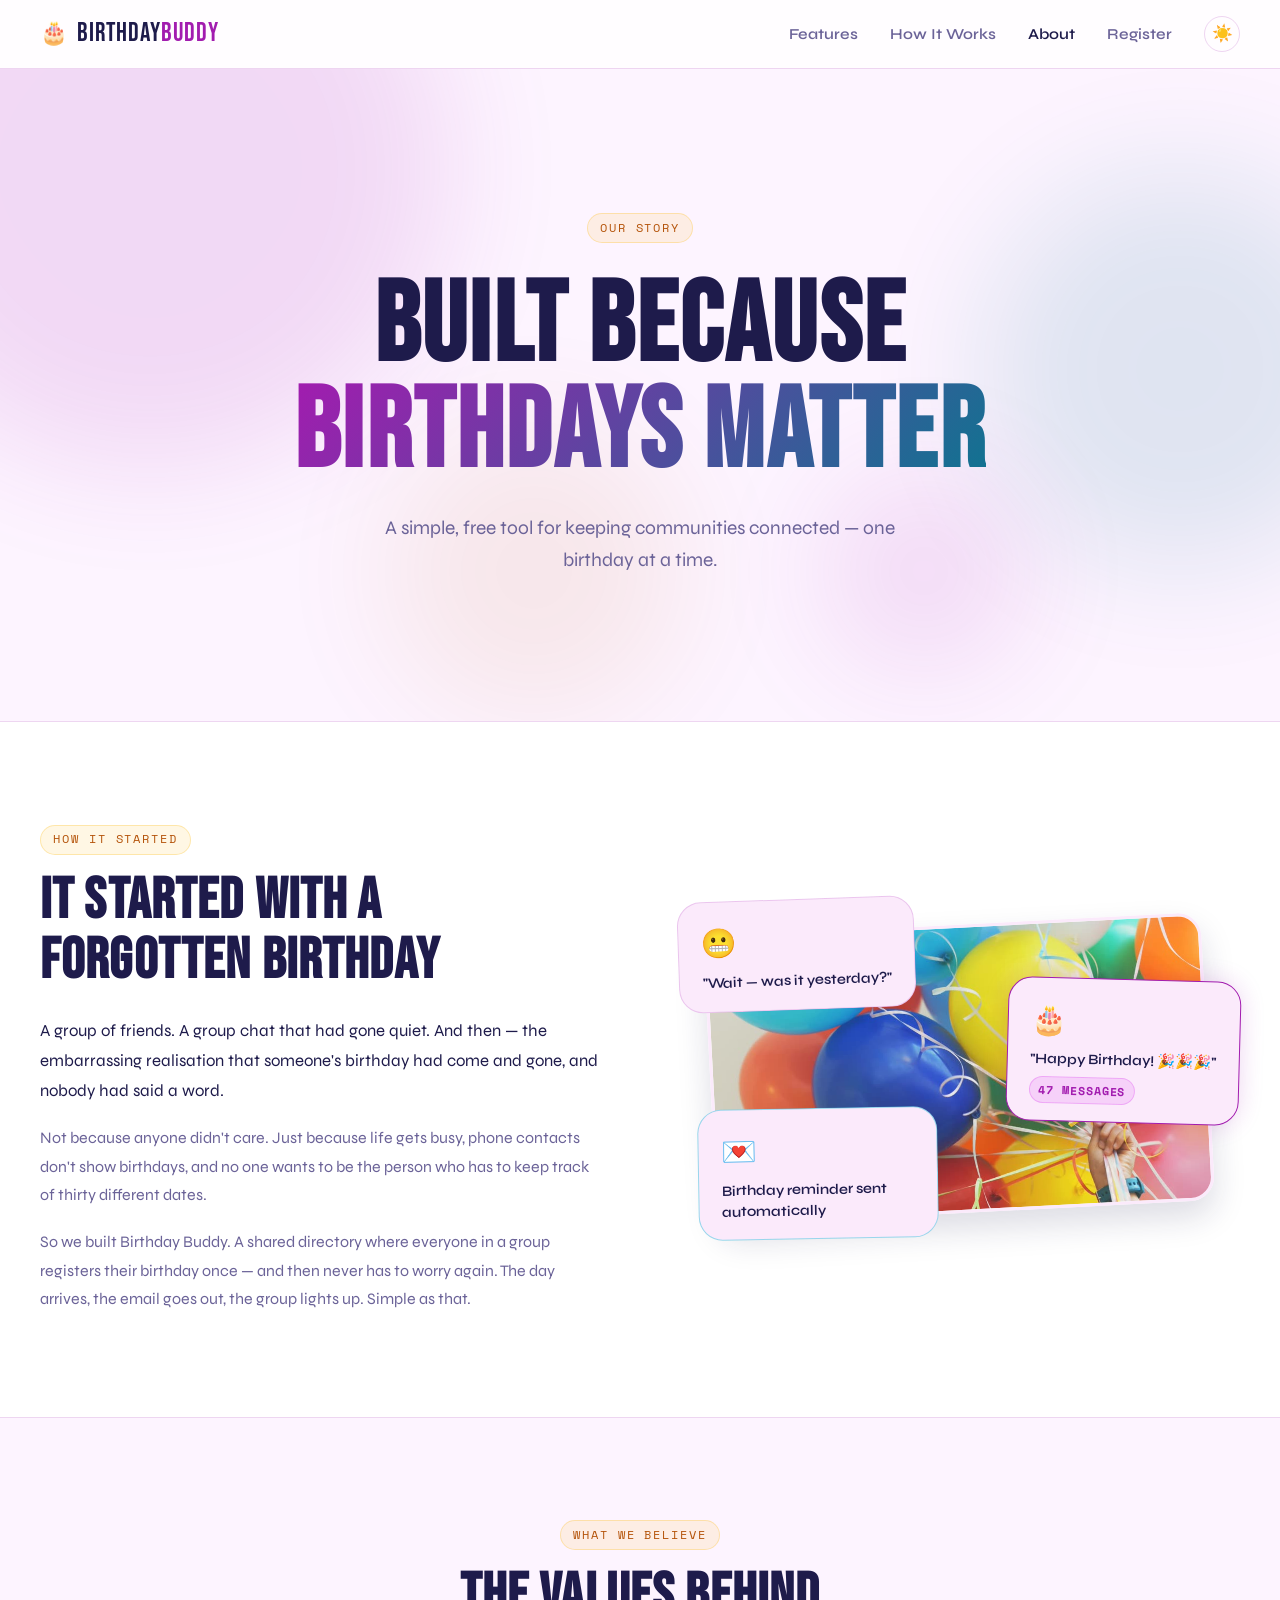
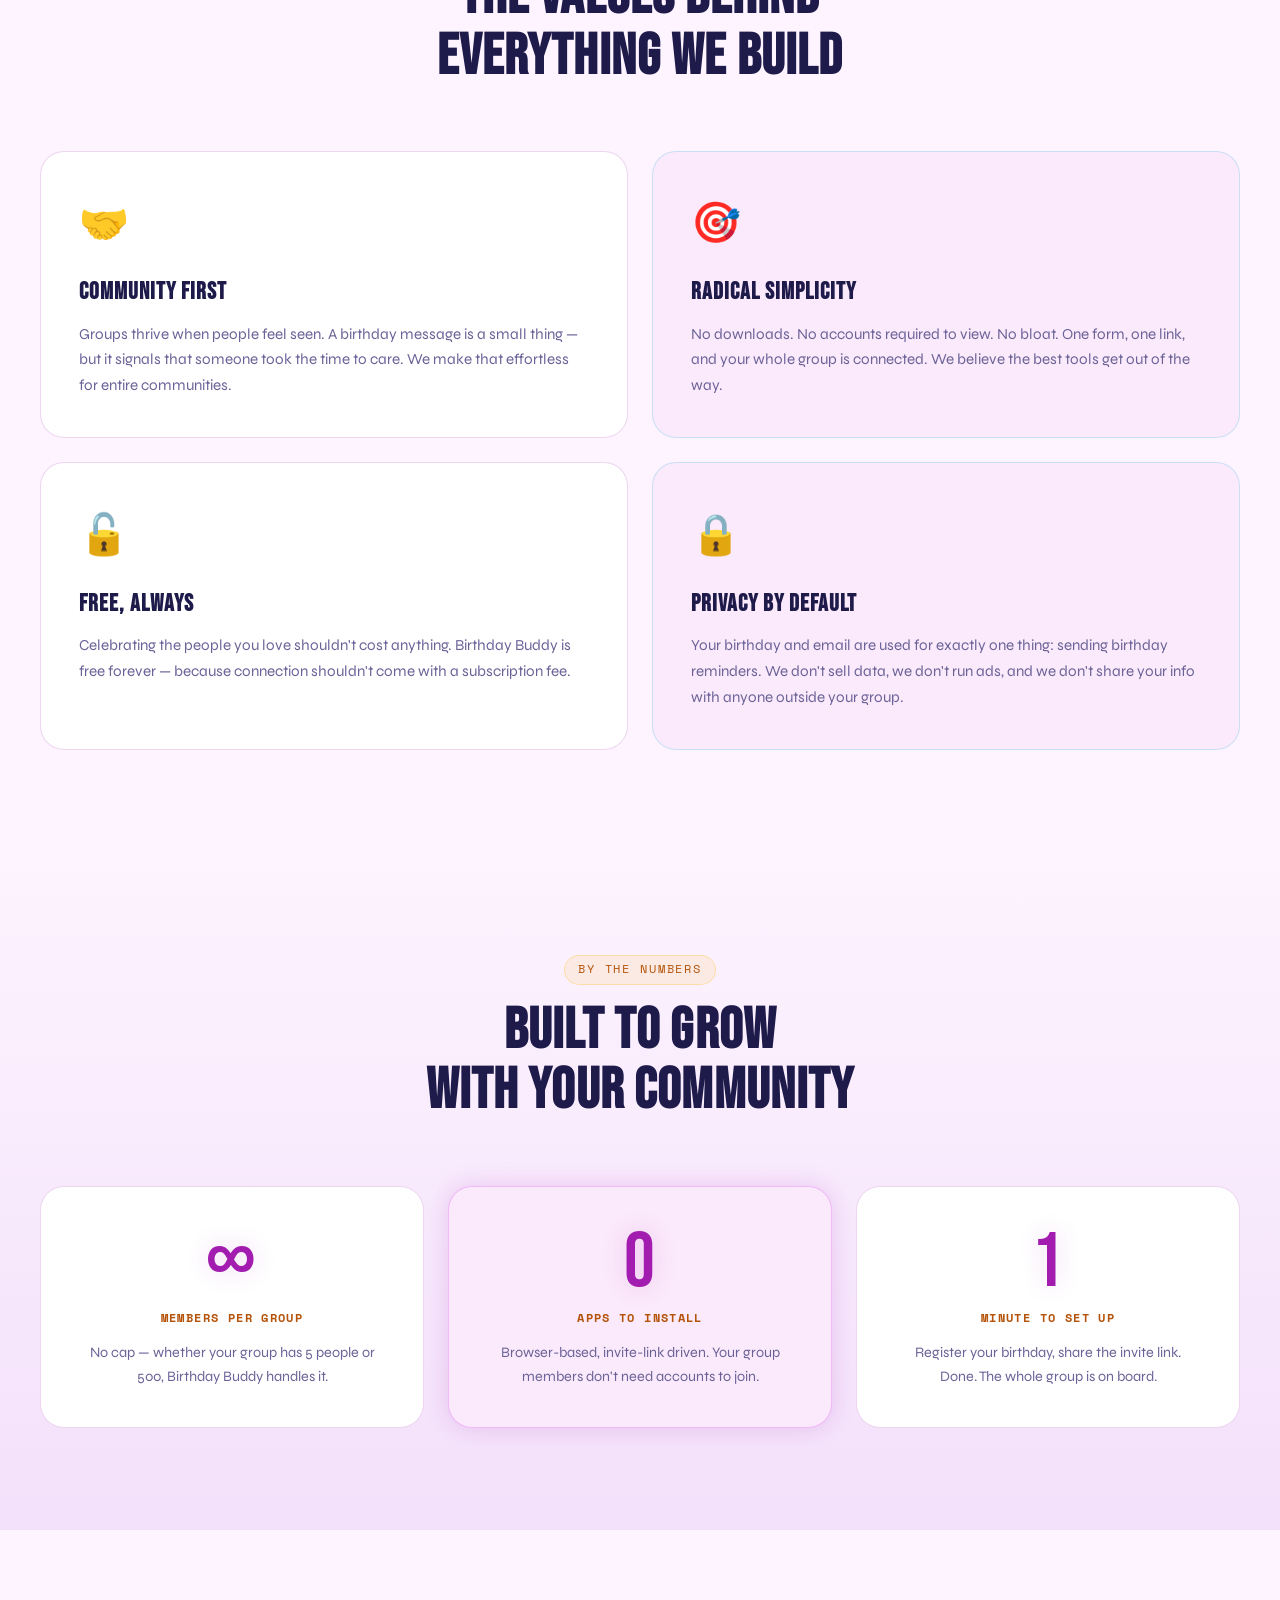
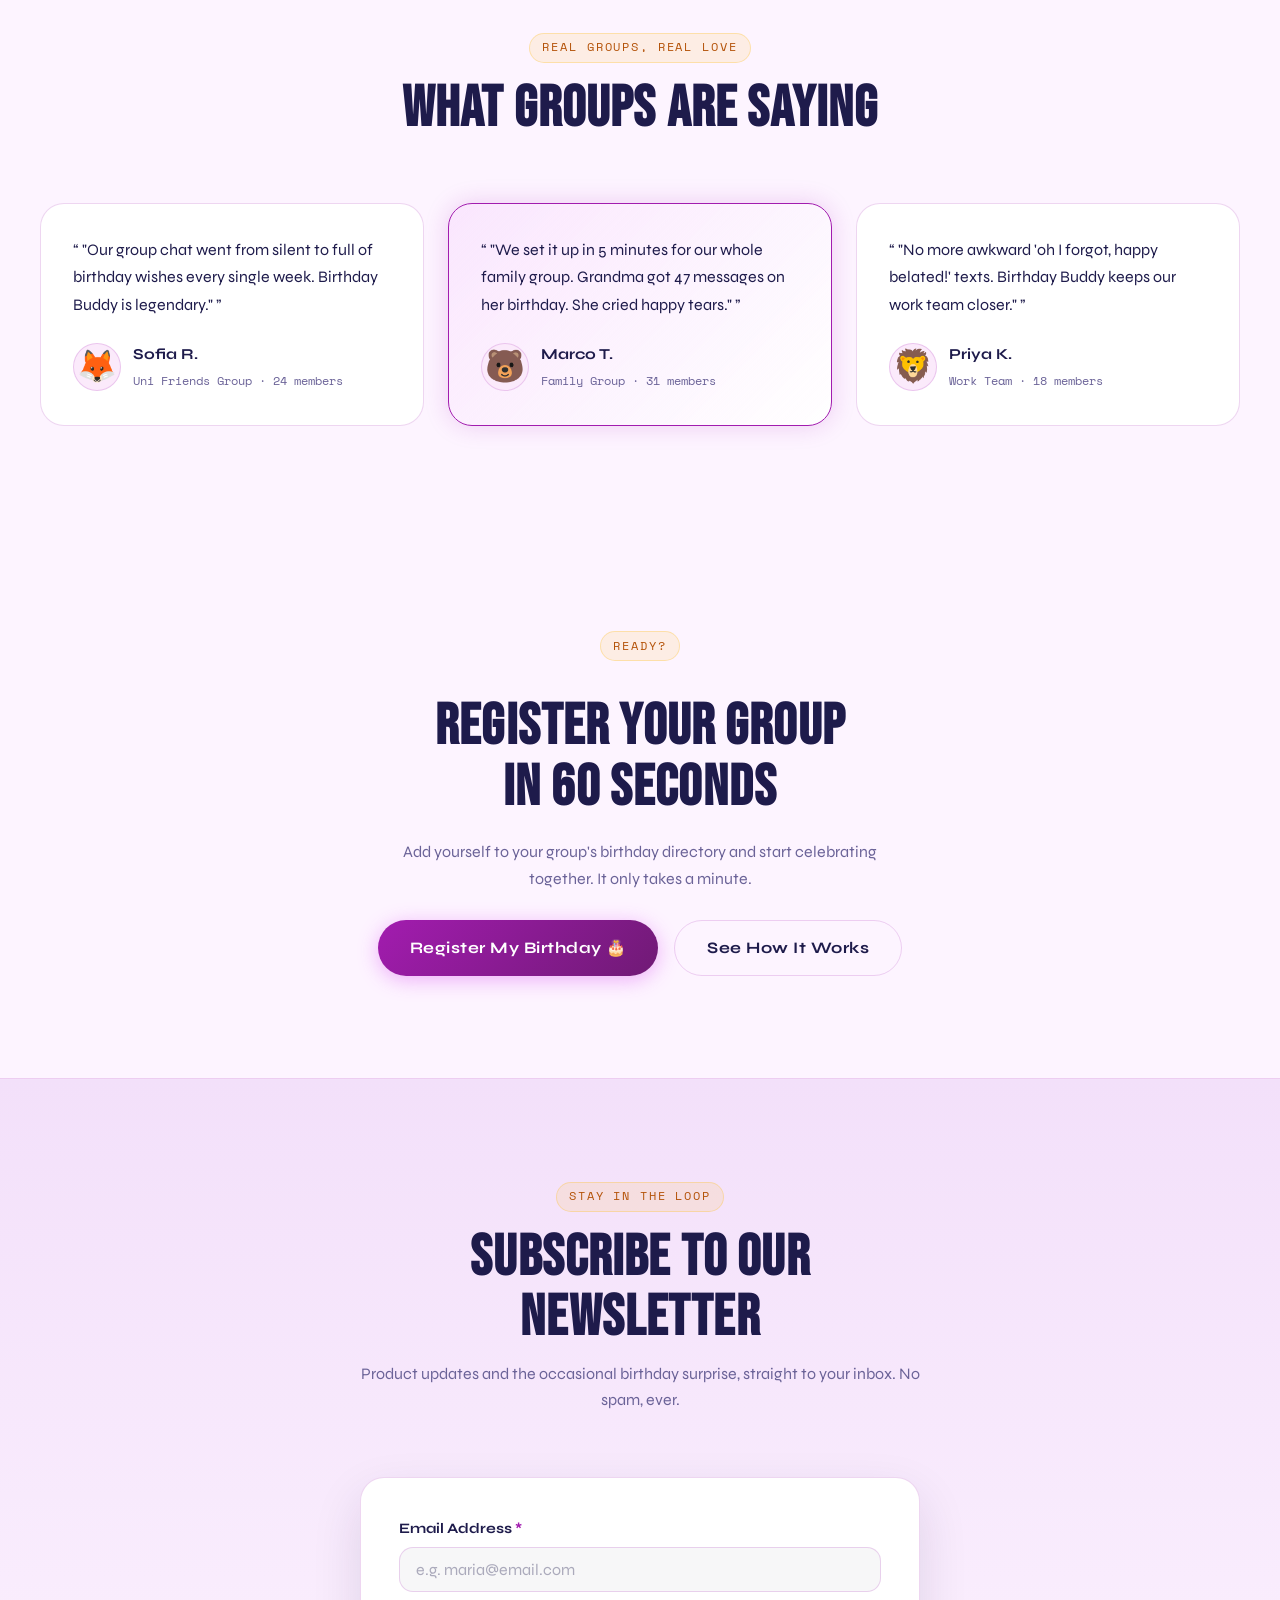
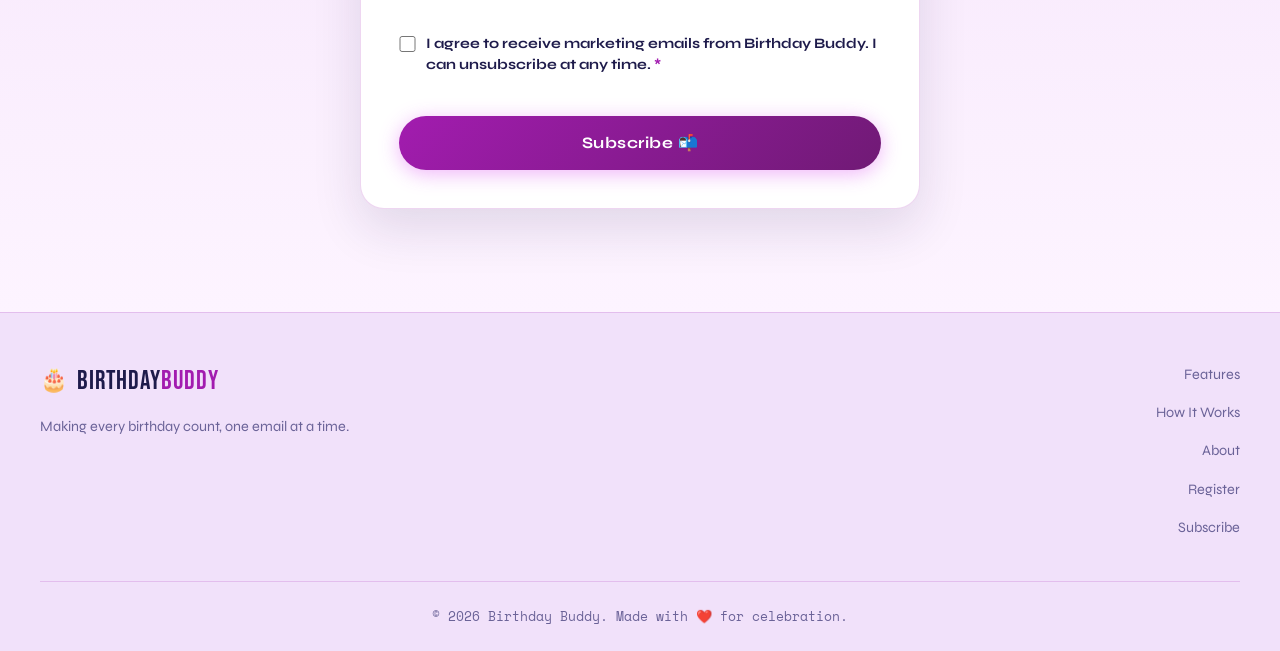
<file: about.html>
<!DOCTYPE html>
<html lang="en">
<head>
  <meta charset="UTF-8" />
  <meta name="viewport" content="width=device-width, initial-scale=1.0" />
  <title>About — Birthday Buddy</title>
  <meta name="description" content="Learn why we built Birthday Buddy — a simple, free tool for keeping communities connected through celebration." />
  <meta property="og:type" content="website" />
  <meta property="og:url" content="https://birthday-buddy-ruby.vercel.app/about.html" />
  <meta property="og:title" content="About — Birthday Buddy" />
  <meta property="og:description" content="Learn why we built Birthday Buddy — a simple, free tool for keeping communities connected through celebration." />
  <meta property="og:image" content="https://birthday-buddy-ruby.vercel.app/images/og-image.jpg" />
  <meta name="twitter:card" content="summary_large_image" />
  <link rel="preconnect" href="https://fonts.googleapis.com" />
  <link rel="preconnect" href="https://fonts.gstatic.com" crossorigin />
  <link href="https://fonts.googleapis.com/css2?family=Bebas+Neue&family=Syne:wght@400;600;700;800&family=Space+Mono:ital,wght@0,400;0,700;1,400&display=swap" rel="stylesheet" />
  <link rel="stylesheet" href="styles.css" />
  <link rel="stylesheet" href="about.css" />
  <!-- Set theme before first paint to avoid a flash of the wrong theme -->
  <script>
    (function () {
      var stored = localStorage.getItem('bb_theme');
      var theme = stored || (matchMedia('(prefers-color-scheme: light)').matches ? 'light' : 'dark');
      document.documentElement.setAttribute('data-theme', theme);
    })();
  </script>
  <!-- Google Identity Services -->
  <script src="https://accounts.google.com/gsi/client" async defer></script>
</head>
<body>

  <a href="#main-content" class="skip-link">Skip to main content</a>

  <!-- ===== HEADER / NAV ===== -->
  <header class="site-header" role="banner">
    <nav class="nav container" aria-label="Main navigation">
      <a href="index.html" class="logo" aria-label="Birthday Buddy home">
        <span class="logo-icon" aria-hidden="true">🎂</span>
        <span class="logo-text">Birthday<span class="logo-accent">Buddy</span></span>
      </a>
      <button class="nav-toggle" aria-label="Open menu" aria-expanded="false" aria-controls="nav-menu">
        <span class="hamburger" aria-hidden="true"></span>
      </button>
      <ul class="nav-links" id="nav-menu" role="list">
        <li><a href="index.html#features">Features</a></li>
        <li><a href="index.html#how-it-works">How It Works</a></li>
        <li><a href="about.html" class="nav-active">About</a></li>
        <li><a href="index.html#contact">Register</a></li>
        <li class="nav-theme-item">
          <button class="theme-toggle" id="theme-toggle" type="button" aria-label="Switch to light mode" aria-pressed="false">
            <span class="theme-toggle-icon" aria-hidden="true">🌙</span>
          </button>
        </li>
      </ul>
    </nav>
  </header>

  <main id="main-content" tabindex="-1">

    <!-- ===== PAGE HERO ===== -->
    <section class="about-hero" aria-labelledby="about-heading">
      <div class="hero-bg-shapes" aria-hidden="true">
        <span class="shape shape-1"></span>
        <span class="shape shape-2"></span>
        <span class="shape shape-3"></span>
        <span class="shape shape-4"></span>
      </div>
      <div class="container about-hero-inner">
        <p class="section-label">Our Story</p>
        <h1 id="about-heading" class="about-hero-title">
          Built Because<br /><span class="highlight">Birthdays Matter</span>
        </h1>
        <p class="about-hero-desc">
          A simple, free tool for keeping communities connected — one birthday at a time.
        </p>
      </div>
    </section>

    <!-- ===== ORIGIN STORY ===== -->
    <section class="about-story section" aria-labelledby="story-heading">
      <div class="container about-story-inner">
        <div class="about-story-text">
          <p class="section-label">How It Started</p>
          <h2 id="story-heading" class="section-title">It Started With a<br />Forgotten Birthday</h2>
          <div class="about-prose">
            <p>
              A group of friends. A group chat that had gone quiet. And then — the embarrassing realisation
              that someone's birthday had come and gone, and nobody had said a word.
            </p>
            <p>
              Not because anyone didn't care. Just because life gets busy, phone contacts don't show birthdays,
              and no one wants to be the person who has to keep track of thirty different dates.
            </p>
            <p>
              So we built Birthday Buddy. A shared directory where everyone in a group registers their birthday
              once — and then never has to worry again. The day arrives, the email goes out, the group lights up.
              Simple as that.
            </p>
          </div>
        </div>
        <div class="about-story-visual" aria-hidden="true">
          <div class="story-photo">
            <img src="images/story-balloons.jpg" alt="" loading="lazy" width="900" height="601" />
          </div>
          <div class="story-card story-card--1">
            <span class="story-card-emoji">😬</span>
            <p class="story-card-text">"Wait — was it yesterday?"</p>
          </div>
          <div class="story-card story-card--2">
            <span class="story-card-emoji">🎂</span>
            <p class="story-card-text">"Happy Birthday! 🎉🎉🎉"</p>
            <span class="story-card-badge">47 messages</span>
          </div>
          <div class="story-card story-card--3">
            <span class="story-card-emoji">💌</span>
            <p class="story-card-text">Birthday reminder sent automatically</p>
          </div>
        </div>
      </div>
    </section>

    <!-- ===== VALUES ===== -->
    <section class="about-values section" aria-labelledby="values-heading">
      <div class="container">
        <div class="section-header">
          <p class="section-label">What We Believe</p>
          <h2 id="values-heading" class="section-title">The Values Behind<br />Everything We Build</h2>
        </div>
        <div class="values-grid">

          <div class="value-card">
            <div class="value-icon" aria-hidden="true">🤝</div>
            <h3 class="value-title">Community First</h3>
            <p class="value-desc">
              Groups thrive when people feel seen. A birthday message is a small thing — but it signals that
              someone took the time to care. We make that effortless for entire communities.
            </p>
          </div>

          <div class="value-card value-card--accent">
            <div class="value-icon" aria-hidden="true">🎯</div>
            <h3 class="value-title">Radical Simplicity</h3>
            <p class="value-desc">
              No downloads. No accounts required to view. No bloat. One form, one link, and your whole group
              is connected. We believe the best tools get out of the way.
            </p>
          </div>

          <div class="value-card">
            <div class="value-icon" aria-hidden="true">🔓</div>
            <h3 class="value-title">Free, Always</h3>
            <p class="value-desc">
              Celebrating the people you love shouldn't cost anything. Birthday Buddy is free forever —
              because connection shouldn't come with a subscription fee.
            </p>
          </div>

          <div class="value-card value-card--accent">
            <div class="value-icon" aria-hidden="true">🔒</div>
            <h3 class="value-title">Privacy by Default</h3>
            <p class="value-desc">
              Your birthday and email are used for exactly one thing: sending birthday reminders.
              We don't sell data, we don't run ads, and we don't share your info with anyone outside your group.
            </p>
          </div>

        </div>
      </div>
    </section>

    <!-- ===== BY THE NUMBERS ===== -->
    <section class="about-numbers section" aria-labelledby="numbers-heading">
      <div class="container">
        <div class="section-header">
          <p class="section-label">By the Numbers</p>
          <h2 id="numbers-heading" class="section-title">Built to Grow<br />With Your Community</h2>
        </div>
        <div class="numbers-grid">
          <div class="number-item">
            <span class="number-value">∞</span>
            <span class="number-label">Members per group</span>
            <p class="number-desc">No cap — whether your group has 5 people or 500, Birthday Buddy handles it.</p>
          </div>
          <div class="number-item number-item--accent">
            <span class="number-value">0</span>
            <span class="number-label">Apps to install</span>
            <p class="number-desc">Browser-based, invite-link driven. Your group members don't need accounts to join.</p>
          </div>
          <div class="number-item">
            <span class="number-value">1</span>
            <span class="number-label">Minute to set up</span>
            <p class="number-desc">Register your birthday, share the invite link. Done. The whole group is on board.</p>
          </div>
        </div>
      </div>
    </section>

    <!-- ===== TESTIMONIALS ===== -->
    <section class="testimonials section" aria-labelledby="about-testimonials-heading">
      <div class="container">
        <div class="section-header">
          <p class="section-label">Real Groups, Real Love</p>
          <h2 id="about-testimonials-heading" class="section-title">What Groups Are Saying</h2>
        </div>
        <div class="testimonials-grid">

          <blockquote class="testimonial-card">
            <p class="testimonial-text">
              "Our group chat went from silent to full of birthday wishes every single week. Birthday Buddy is legendary."
            </p>
            <footer class="testimonial-author">
              <span class="author-avatar" aria-hidden="true">🦊</span>
              <div>
                <cite class="author-name">Sofia R.</cite>
                <span class="author-group">Uni Friends Group · 24 members</span>
              </div>
            </footer>
          </blockquote>

          <blockquote class="testimonial-card testimonial-card--featured">
            <p class="testimonial-text">
              "We set it up in 5 minutes for our whole family group. Grandma got 47 messages on her birthday. She cried happy tears."
            </p>
            <footer class="testimonial-author">
              <span class="author-avatar" aria-hidden="true">🐻</span>
              <div>
                <cite class="author-name">Marco T.</cite>
                <span class="author-group">Family Group · 31 members</span>
              </div>
            </footer>
          </blockquote>

          <blockquote class="testimonial-card">
            <p class="testimonial-text">
              "No more awkward 'oh I forgot, happy belated!' texts. Birthday Buddy keeps our work team closer."
            </p>
            <footer class="testimonial-author">
              <span class="author-avatar" aria-hidden="true">🦁</span>
              <div>
                <cite class="author-name">Priya K.</cite>
                <span class="author-group">Work Team · 18 members</span>
              </div>
            </footer>
          </blockquote>

        </div>
      </div>
    </section>

    <!-- ===== CTA ===== -->
    <section class="about-cta section" aria-labelledby="about-cta-heading">
      <div class="container about-cta-inner">
        <p class="section-label">Ready?</p>
        <h2 id="about-cta-heading" class="section-title">Register Your Group<br />In 60 Seconds</h2>
        <p class="about-cta-desc">
          Add yourself to your group's birthday directory and start celebrating together. It only takes a minute.
        </p>
        <div class="about-cta-actions">
          <a href="index.html#contact" class="btn btn-primary">Register My Birthday 🎂</a>
          <a href="index.html#how-it-works" class="btn btn-ghost">See How It Works</a>
        </div>
      </div>
    </section>

  </main>

  <!-- ===== NEWSLETTER ===== -->
  <section class="newsletter section" id="newsletter" aria-labelledby="newsletter-heading">
    <div class="container newsletter-inner">
      <div class="section-header">
        <p class="section-label">Stay in the Loop</p>
        <h2 id="newsletter-heading" class="section-title">Subscribe to Our Newsletter</h2>
        <p class="newsletter-desc">
          Product updates and the occasional birthday surprise, straight to your inbox. No spam, ever.
        </p>
      </div>
      <div class="form-wrapper newsletter-form-wrapper">
        <form class="contact-form newsletter-form" id="newsletter-form" novalidate aria-label="Newsletter subscription form">
          <div class="form-group">
            <label for="newsletter-email">Email Address <span class="required" aria-label="required">*</span></label>
            <input
              type="email"
              id="newsletter-email"
              name="email"
              placeholder="e.g. maria@email.com"
              autocomplete="email"
              required
              aria-required="true"
              aria-describedby="newsletter-email-error"
            />
            <span class="field-error" id="newsletter-email-error" role="alert" aria-live="polite"></span>
          </div>

          <div class="form-group">
            <label class="checkbox-label" for="newsletter-consent">
              <input
                type="checkbox"
                id="newsletter-consent"
                name="consent"
                required
                aria-required="true"
                aria-describedby="newsletter-consent-error"
              />
              <span>I agree to receive marketing emails from Birthday Buddy. I can unsubscribe at any time. <span class="required" aria-label="required">*</span></span>
            </label>
            <span class="field-error" id="newsletter-consent-error" role="alert" aria-live="polite"></span>
          </div>

          <button type="submit" class="btn btn-primary btn-full">
            <span class="btn-text">Subscribe 📬</span>
            <span class="btn-loading" aria-hidden="true">Subscribing...</span>
          </button>

          <div class="form-success" id="newsletter-success" role="alert" aria-live="polite" hidden>
            <span aria-hidden="true">📬</span>
            <strong>You're subscribed!</strong> Check your inbox for a confirmation email.
          </div>
        </form>
      </div>
    </div>
  </section>

  <!-- ===== FOOTER ===== -->
  <footer class="site-footer" role="contentinfo">
    <div class="container footer-inner">
      <div class="footer-brand">
        <a href="index.html" class="logo" aria-label="Birthday Buddy home">
          <span class="logo-icon" aria-hidden="true">🎂</span>
          <span class="logo-text">Birthday<span class="logo-accent">Buddy</span></span>
        </a>
        <p class="footer-tagline">Making every birthday count, one email at a time.</p>
      </div>
      <nav class="footer-nav" aria-label="Footer navigation">
        <ul role="list">
          <li><a href="index.html#features">Features</a></li>
          <li><a href="index.html#how-it-works">How It Works</a></li>
          <li><a href="about.html">About</a></li>
          <li><a href="index.html#contact">Register</a></li>
          <li><a href="#newsletter">Subscribe</a></li>
        </ul>
      </nav>
    </div>
    <div class="footer-bottom container">
      <p>&copy; <span id="footer-year"></span> Birthday Buddy. Made with <span aria-label="love">❤️</span> for celebration.</p>
    </div>
  </footer>

  <script>
    document.getElementById('footer-year').textContent = new Date().getFullYear();

    // Theme toggle (light / dark)
    (function initThemeToggle() {
      const btn  = document.getElementById('theme-toggle');
      const icon = btn?.querySelector('.theme-toggle-icon');
      if (!btn || !icon) return;

      function sync() {
        const isLight = document.documentElement.getAttribute('data-theme') === 'light';
        icon.textContent = isLight ? '☀️' : '🌙';
        btn.setAttribute('aria-label', isLight ? 'Switch to dark mode' : 'Switch to light mode');
        btn.setAttribute('aria-pressed', String(isLight));
      }

      sync();
      btn.addEventListener('click', () => {
        const next = document.documentElement.getAttribute('data-theme') === 'light' ? 'dark' : 'light';
        document.documentElement.setAttribute('data-theme', next);
        localStorage.setItem('bb_theme', next);
        sync();
      });
    })();

    // Scroll-reveal animation for value + testimonial cards
    const animatables = document.querySelectorAll('.value-card, .testimonial-card');
    animatables.forEach(el => {
      el.style.opacity = '0';
      el.style.transform = 'translateY(28px)';
      el.style.transition = 'opacity 0.55s ease, transform 0.55s ease';
    });
    const revealObserver = new IntersectionObserver(entries => {
      entries.forEach(entry => {
        if (entry.isIntersecting) {
          entry.target.style.opacity = '1';
          entry.target.style.transform = 'translateY(0)';
          revealObserver.unobserve(entry.target);
        }
      });
    }, { threshold: 0.12 });
    animatables.forEach(el => revealObserver.observe(el));
    document.querySelectorAll('.value-card').forEach((card, i) => {
      card.style.transitionDelay = `${i * 80}ms`;
    });

    const toggle = document.querySelector('.nav-toggle');
    const menu   = document.getElementById('nav-menu');
    if (toggle && menu) {
      toggle.addEventListener('click', () => {
        const expanded = toggle.getAttribute('aria-expanded') === 'true';
        toggle.setAttribute('aria-expanded', String(!expanded));
        toggle.setAttribute('aria-label', expanded ? 'Open menu' : 'Close menu');
        menu.classList.toggle('is-open', !expanded);
      });
    }

    // Newsletter subscription form
    const newsletterForm = document.getElementById('newsletter-form');
    if (newsletterForm) {
      const newsletterSubmitBtn  = newsletterForm.querySelector('button[type="submit"]');
      const newsletterSuccessMsg = document.getElementById('newsletter-success');
      const newsletterEmail      = newsletterForm.querySelector('#newsletter-email');
      const newsletterEmailError = newsletterForm.querySelector('#newsletter-email-error');
      const newsletterConsent      = newsletterForm.querySelector('#newsletter-consent');
      const newsletterConsentError = newsletterForm.querySelector('#newsletter-consent-error');

      function validateNewsletterEmail() {
        let message = '';
        if (!newsletterEmail.value.trim()) message = 'Please enter your email address.';
        else if (!/^[^\s@]+@[^\s@]+\.[^\s@]+$/.test(newsletterEmail.value.trim())) message = 'Please enter a valid email address.';
        newsletterEmailError.textContent = message;
        newsletterEmail.setAttribute('aria-invalid', message ? 'true' : 'false');
        return message === '';
      }

      function validateNewsletterConsent() {
        const message = newsletterConsent.checked ? '' : 'Please agree to receive emails to subscribe.';
        newsletterConsentError.textContent = message;
        newsletterConsent.setAttribute('aria-invalid', message ? 'true' : 'false');
        return message === '';
      }

      newsletterEmail.addEventListener('blur', validateNewsletterEmail);
      newsletterEmail.addEventListener('input', () => {
        if (newsletterEmail.getAttribute('aria-invalid') === 'true') validateNewsletterEmail();
      });
      newsletterConsent.addEventListener('change', validateNewsletterConsent);

      newsletterForm.addEventListener('submit', async e => {
        e.preventDefault();

        const validEmail   = validateNewsletterEmail();
        const validConsent = validateNewsletterConsent();
        if (!validEmail) { newsletterEmail.focus(); return; }
        if (!validConsent) { newsletterConsent.focus(); return; }

        newsletterSubmitBtn.classList.add('is-loading');
        await new Promise(r => setTimeout(r, 600));
        newsletterSubmitBtn.classList.remove('is-loading');

        newsletterForm.reset();
        newsletterEmail.removeAttribute('aria-invalid');
        newsletterConsent.removeAttribute('aria-invalid');

        newsletterSuccessMsg.hidden = false;
        newsletterSuccessMsg.scrollIntoView({ behavior: 'smooth', block: 'nearest' });
        setTimeout(() => { newsletterSuccessMsg.hidden = true; }, 8000);
      });
    }
  </script>
</body>
</html>
</file>
<file: styles.css>
/* =============================================
   BIRTHDAY BUDDY — RETRO VINTAGE STYLESHEET
   ============================================= */

/* === TOKENS === */
:root {
  --color-primary:    #D946EF;
  --color-secondary:  #06B6D4;
  --color-accent:     #FBBF24;
  --color-bg:         #1E1B4B;
  --color-bg-card:    #25215a;
  --color-bg-card2:   #2d2870;
  --color-text:       #E9D5FF;
  --color-text-muted: #a78bca;
  --color-border:     rgba(217,70,239,0.25);

  --font-display: 'Bebas Neue', sans-serif;
  --font-body:    'Syne', sans-serif;
  --font-mono:    'Space Mono', monospace;

  --radius-sm:  6px;
  --radius-md:  14px;
  --radius-lg:  24px;
  --radius-pill: 999px;

  --shadow-glow-primary:   0 0 30px rgba(217,70,239,0.35);
  --shadow-glow-secondary: 0 0 30px rgba(6,182,212,0.35);
  --shadow-glow-accent:    0 0 24px rgba(251,191,36,0.4);

  --transition: 0.25s ease;
  --container-w: 1200px;
  --section-py: clamp(4rem, 8vw, 7rem);
}

/* === LIGHT THEME TOKENS === */
:root[data-theme="light"] {
  --color-primary:    #A21CAF;
  --color-secondary:  #0E7490;
  --color-accent:     #B45309;
  --color-bg:         #FDF4FF;
  --color-bg-card:    #FFFFFF;
  --color-bg-card2:   #FBEAFB;
  --color-text:       #1E1B4B;
  --color-text-muted: #6B6398;
  --color-border:     rgba(162,28,175,0.18);

  --shadow-glow-primary:   0 0 24px rgba(162,28,175,0.18);
  --shadow-glow-secondary: 0 0 24px rgba(14,116,144,0.18);
  --shadow-glow-accent:    0 0 20px rgba(180,83,9,0.22);
}

/* === RESET === */
*, *::before, *::after { box-sizing: border-box; margin: 0; padding: 0; }

html { scroll-behavior: smooth; -webkit-text-size-adjust: 100%; }

body {
  background-color: var(--color-bg);
  color: var(--color-text);
  font-family: var(--font-body);
  font-size: 1rem;
  line-height: 1.65;
  overflow-x: hidden;
}

img, svg { display: block; max-width: 100%; }
a { color: inherit; text-decoration: none; }
ul, ol { list-style: none; }
button { cursor: pointer; border: none; background: none; font: inherit; }

/* === FOCUS VISIBLE === */
:focus-visible {
  outline: 2px solid var(--color-accent);
  outline-offset: 3px;
  border-radius: var(--radius-sm);
}

/* === SKIP LINK === */
.skip-link {
  position: absolute;
  top: -100%;
  left: 1rem;
  z-index: 1000;
  padding: 0.75em 1.5em;
  background: var(--color-accent);
  color: var(--color-bg);
  font-family: var(--font-body);
  font-weight: 700;
  border-radius: var(--radius-sm);
  transition: top var(--transition);
}
.skip-link:focus-visible,
.skip-link:focus {
  top: 1rem;
}

/* === SCROLLBAR === */
::-webkit-scrollbar { width: 8px; }
::-webkit-scrollbar-track { background: var(--color-bg); }
::-webkit-scrollbar-thumb { background: var(--color-primary); border-radius: var(--radius-pill); }

/* === CONTAINER === */
.container {
  width: min(var(--container-w), 100% - 2rem);
  margin-inline: auto;
}

/* === SECTION === */
.section { padding-block: var(--section-py); }

.section-header {
  text-align: center;
  margin-bottom: clamp(2.5rem, 5vw, 4rem);
}

.section-label {
  display: inline-block;
  font-family: var(--font-mono);
  font-size: 0.78rem;
  letter-spacing: 0.15em;
  text-transform: uppercase;
  color: var(--color-accent);
  background: rgba(251,191,36,0.12);
  border: 1px solid rgba(251,191,36,0.3);
  padding: 0.3em 1em;
  border-radius: var(--radius-pill);
  margin-bottom: 1rem;
}

.section-title {
  font-family: var(--font-display);
  font-size: clamp(2.4rem, 5vw, 3.6rem);
  line-height: 1.05;
  letter-spacing: 0.02em;
}

/* =============================================
   BUTTONS
   ============================================= */
.btn {
  display: inline-flex;
  align-items: center;
  justify-content: center;
  gap: 0.5rem;
  padding: 0.85em 2em;
  border-radius: var(--radius-pill);
  font-family: var(--font-body);
  font-weight: 700;
  font-size: 1rem;
  letter-spacing: 0.03em;
  transition: transform var(--transition), box-shadow var(--transition), background var(--transition);
  white-space: nowrap;
}

.btn:hover  { transform: translateY(-2px); }
.btn:active { transform: translateY(0); }

.btn-primary {
  background: linear-gradient(135deg, #a21caf, #701a75);
  color: #fff;
  box-shadow: 0 4px 20px rgba(217,70,239,0.4);
}
.btn-primary:hover { box-shadow: 0 6px 28px rgba(217,70,239,0.6); }

.btn-ghost {
  background: transparent;
  color: var(--color-text);
  border: 1.5px solid var(--color-border);
}
.btn-ghost:hover {
  border-color: var(--color-primary);
  color: var(--color-primary);
  box-shadow: var(--shadow-glow-primary);
}

.btn-sm { padding: 0.55em 1.3em; font-size: 0.9rem; }
.btn-full { width: 100%; }

/* =============================================
   HEADER / NAV
   ============================================= */
.site-header {
  position: sticky;
  top: 0;
  z-index: 100;
  background: rgba(30,27,75,0.82);
  backdrop-filter: blur(14px);
  border-bottom: 1px solid var(--color-border);
}

.nav {
  display: flex;
  align-items: center;
  justify-content: space-between;
  gap: 1rem;
  height: 68px;
}

.logo {
  display: flex;
  align-items: center;
  gap: 0.5rem;
  font-family: var(--font-display);
  font-size: 1.6rem;
  letter-spacing: 0.04em;
  transition: opacity var(--transition);
}
.logo:hover { opacity: 0.85; }
.logo-icon { font-size: 1.4rem; }
.logo-accent { color: var(--color-primary); }

.nav-links {
  display: flex;
  align-items: center;
  gap: 2rem;
}

.nav-links a {
  font-size: 0.95rem;
  font-weight: 600;
  color: var(--color-text-muted);
  transition: color var(--transition);
  position: relative;
}
.nav-links a:not(.btn)::after {
  content: '';
  position: absolute;
  bottom: -3px; left: 0; right: 100%;
  height: 2px;
  background: var(--color-primary);
  transition: right var(--transition);
  border-radius: var(--radius-pill);
}
.nav-links a:not(.btn):hover { color: var(--color-text); }
.nav-links a:not(.btn):hover::after { right: 0; }

/* Hamburger */
.nav-toggle {
  display: none;
  width: 36px;
  height: 36px;
  position: relative;
  align-items: center;
  justify-content: center;
  border-radius: var(--radius-sm);
  transition: background var(--transition);
}
.nav-toggle:hover { background: rgba(255,255,255,0.08); }
.hamburger,
.hamburger::before,
.hamburger::after {
  display: block;
  width: 22px;
  height: 2px;
  background: var(--color-text);
  border-radius: var(--radius-pill);
  transition: transform var(--transition), opacity var(--transition);
}
.hamburger { position: relative; }
.hamburger::before,
.hamburger::after {
  content: '';
  position: absolute;
  left: 0;
}
.hamburger::before { top: -7px; }
.hamburger::after  { top: 7px; }

.nav-toggle[aria-expanded="true"] .hamburger { background: transparent; }
.nav-toggle[aria-expanded="true"] .hamburger::before { transform: rotate(45deg) translate(5px, 5px); }
.nav-toggle[aria-expanded="true"] .hamburger::after  { transform: rotate(-45deg) translate(5px, -5px); }

/* Theme toggle (sun/moon) */
.nav-theme-item { display: flex; align-items: center; }

.theme-toggle {
  display: flex;
  align-items: center;
  justify-content: center;
  width: 36px;
  height: 36px;
  border-radius: var(--radius-pill);
  border: 1.5px solid var(--color-border);
  font-size: 1.05rem;
  line-height: 1;
  flex-shrink: 0;
  transition: border-color var(--transition), box-shadow var(--transition), transform var(--transition);
}
.theme-toggle:hover {
  border-color: var(--color-primary);
  box-shadow: var(--shadow-glow-primary);
  transform: translateY(-2px);
}
.theme-toggle:active { transform: translateY(0); }

@media (max-width: 640px) {
  .nav-theme-item { justify-content: center; padding-block: 0.75rem; }
}

/* =============================================
   HERO
   ============================================= */
.hero {
  position: relative;
  overflow: hidden;
  padding-block: clamp(2rem, 5vw, 4rem) 0;
}

/* Retro background decorations */
.hero-bg-shapes { position: absolute; inset: 0; pointer-events: none; z-index: 0; }

.shape {
  position: absolute;
  border-radius: 50%;
  opacity: 0.12;
  filter: blur(60px);
}
.shape-1 {
  width: 600px; height: 600px;
  background: var(--color-primary);
  top: -200px; left: -150px;
  animation: float 8s ease-in-out infinite;
}
.shape-2 {
  width: 400px; height: 400px;
  background: var(--color-secondary);
  top: 100px; right: -100px;
  animation: float 10s ease-in-out infinite reverse;
}
.shape-3 {
  width: 300px; height: 300px;
  background: var(--color-accent);
  bottom: 0; left: 30%;
  opacity: 0.08;
  animation: float 12s ease-in-out infinite 2s;
}
.shape-4 {
  width: 200px; height: 200px;
  background: var(--color-primary);
  bottom: 50px; right: 20%;
  animation: float 9s ease-in-out infinite 1s;
}

@keyframes float {
  0%, 100% { transform: translateY(0) scale(1); }
  50%       { transform: translateY(-30px) scale(1.05); }
}

.illo-bob { animation: illo-bob 3.2s ease-in-out infinite; }
.illo-bob-delay { animation: illo-bob 3.2s ease-in-out infinite -1.6s; }

@keyframes illo-bob {
  0%, 100% { transform: translateY(0); }
  50%       { transform: translateY(-6px); }
}

/* Confetti burst on calendar hover */
.illo-calendar { cursor: pointer; }

.illo-confetti-burst .burst-piece {
  opacity: 0;
  transform-box: fill-box;
  transform-origin: center;
}

.illo-calendar:hover ~ .illo-confetti-burst .burst-piece {
  animation: illo-confetti-pop 0.85s ease-out forwards;
}

@keyframes illo-confetti-pop {
  0%   { opacity: 0; transform: translate(0, 0) scale(0.4) rotate(0deg); }
  20%  { opacity: 1; }
  100% { opacity: 0; transform: translate(var(--tx), var(--ty)) scale(1) rotate(var(--rot)); }
}

.hero-inner {
  position: relative;
  z-index: 1;
  text-align: center;
  padding-bottom: clamp(3rem, 6vw, 5rem);
}

.hero-illustration {
  display: none;
}

@media (min-width: 901px) {
  .hero-inner {
    display: grid;
    grid-template-columns: 1.05fr 0.95fr;
    align-items: start;
    gap: 2rem;
    text-align: left;
  }

  .hero-copy .hero-title { font-size: clamp(2.6rem, 5.5vw, 4.75rem); }
  .hero-copy .hero-subtitle { margin-inline: 0; }
  .hero-copy .hero-auth,
  .hero-copy .hero-stats { justify-content: flex-start; }

  .hero-illustration {
    display: flex;
    align-items: center;
    justify-content: center;
    padding-top: 1.5rem;
  }
  .hero-illustration svg {
    width: 100%;
    max-width: 320px;
  }
}

.hero-badge {
  display: inline-flex;
  align-items: center;
  gap: 0.4rem;
  background: rgba(6,182,212,0.12);
  border: 1px solid rgba(6,182,212,0.35);
  color: var(--color-secondary);
  font-family: var(--font-mono);
  font-size: 0.82rem;
  padding: 0.4em 1.2em;
  border-radius: var(--radius-pill);
  margin-bottom: 1.5rem;
  letter-spacing: 0.04em;
}

.hero-title {
  font-family: var(--font-display);
  font-size: clamp(4rem, 12vw, 8.5rem);
  line-height: 0.95;
  letter-spacing: 0.02em;
  margin-bottom: 1.5rem;
}

.highlight {
  background: linear-gradient(135deg, var(--color-primary) 0%, var(--color-secondary) 100%);
  -webkit-background-clip: text;
  -webkit-text-fill-color: transparent;
  background-clip: text;
  display: inline-block;
}

.hero-subtitle {
  max-width: 580px;
  margin-inline: auto;
  margin-bottom: 2.5rem;
  font-size: clamp(1rem, 2.5vw, 1.2rem);
  color: var(--color-text-muted);
  line-height: 1.7;
}

.hero-actions {
  display: flex;
  flex-wrap: wrap;
  gap: 1rem;
  justify-content: center;
  margin-bottom: 3rem;
}

.hero-auth {
  display: flex;
  flex-wrap: wrap;
  align-items: center;
  justify-content: center;
  gap: 1rem;
  margin-bottom: 3rem;
}
.hero-auth-or {
  font-family: var(--font-mono);
  font-size: 0.8rem;
  color: var(--color-text-muted);
  text-transform: uppercase;
  letter-spacing: 0.1em;
}

.hero-stats {
  display: flex;
  align-items: center;
  justify-content: center;
  gap: 2rem;
  flex-wrap: wrap;
}

.stat { text-align: center; }
.stat-value {
  display: block;
  font-family: var(--font-display);
  font-size: 2.2rem;
  color: var(--color-accent);
  line-height: 1;
}
.stat-label {
  font-size: 0.78rem;
  font-family: var(--font-mono);
  color: var(--color-text-muted);
  text-transform: uppercase;
  letter-spacing: 0.1em;
}
.stat-divider {
  width: 1px;
  height: 48px;
  background: var(--color-border);
}

/* Marquee */
.hero-marquee {
  width: 100%;
  overflow: hidden;
  background: var(--color-primary);
  padding-block: 0.75rem;
  margin-top: 0;
  border-top: 2px solid var(--color-accent);
  border-bottom: 2px solid var(--color-accent);
}

.marquee-track {
  display: flex;
  gap: 3rem;
  width: max-content;
  animation: marquee 24s linear infinite;
}
.marquee-track span {
  font-family: var(--font-display);
  font-size: 1.15rem;
  letter-spacing: 0.12em;
  color: #fff;
  white-space: nowrap;
  text-shadow: 1px 1px 0 rgba(0,0,0,0.2);
}

@keyframes marquee {
  from { transform: translateX(0); }
  to   { transform: translateX(-50%); }
}

/* =============================================
   FEATURES
   ============================================= */
.features { background: var(--color-bg); }

.features-grid {
  display: grid;
  grid-template-columns: repeat(3, 1fr);
  gap: 1.5rem;
}

.feature-card {
  background: var(--color-bg-card);
  border: 1px solid var(--color-border);
  border-radius: var(--radius-lg);
  padding: clamp(1.5rem, 3vw, 2.5rem);
  transition: transform var(--transition), box-shadow var(--transition), border-color var(--transition);
  cursor: default;
  position: relative;
  overflow: hidden;
}
.feature-card::before {
  content: '';
  position: absolute;
  inset: 0;
  background: linear-gradient(135deg, rgba(217,70,239,0.04), transparent 60%);
  opacity: 0;
  transition: opacity var(--transition);
}
.feature-card:hover,
.feature-card:focus { transform: translateY(-4px); box-shadow: var(--shadow-glow-primary); border-color: var(--color-primary); }
.feature-card:hover::before,
.feature-card:focus::before { opacity: 1; }

.feature-card--accent { background: var(--color-bg-card2); border-color: rgba(6,182,212,0.2); }
.feature-card--accent:hover,
.feature-card--accent:focus { box-shadow: var(--shadow-glow-secondary); border-color: var(--color-secondary); }
.feature-card--accent::before { background: linear-gradient(135deg, rgba(6,182,212,0.06), transparent 60%); }

.feature-icon {
  font-size: 2.5rem;
  margin-bottom: 1rem;
  display: inline-block;
  transition: transform 0.3s ease;
}
.feature-card:hover .feature-icon { transform: scale(1.15) rotate(-4deg); }

.feature-title {
  font-family: var(--font-display);
  font-size: 1.5rem;
  letter-spacing: 0.04em;
  margin-bottom: 0.6rem;
}

.feature-desc { color: var(--color-text-muted); font-size: 0.95rem; }

/* =============================================
   HOW IT WORKS
   ============================================= */
.how-it-works {
  background: linear-gradient(180deg, var(--color-bg) 0%, #17154a 100%);
  position: relative;
}

.steps-list {
  display: flex;
  flex-direction: column;
  gap: 4rem;
  max-width: 900px;
  margin-inline: auto;
  counter-reset: step;
}

.step {
  display: grid;
  grid-template-columns: 80px 1fr auto;
  gap: 2rem;
  align-items: center;
  position: relative;
}

.step::before {
  content: '';
  position: absolute;
  left: 39px;
  top: 80px;
  bottom: -4rem;
  width: 2px;
  background: linear-gradient(to bottom, var(--color-primary), transparent);
}
.step:last-child::before { display: none; }

.step-number {
  font-family: var(--font-display);
  font-size: 3.5rem;
  line-height: 1;
  color: var(--color-primary);
  text-shadow: var(--shadow-glow-primary);
  width: 80px;
  text-align: center;
  flex-shrink: 0;
}

.step-content { flex: 1; }

.step-title {
  font-family: var(--font-display);
  font-size: 1.8rem;
  letter-spacing: 0.03em;
  margin-bottom: 0.6rem;
}
.step-desc { color: var(--color-text-muted); max-width: 500px; }

.step-visual {
  font-size: 4rem;
  flex-shrink: 0;
  animation: bob 3s ease-in-out infinite;
}
.step:nth-child(2) .step-visual { animation-delay: 0.5s; }
.step:nth-child(3) .step-visual { animation-delay: 1s; }

@keyframes bob {
  0%, 100% { transform: translateY(0); }
  50%       { transform: translateY(-8px); }
}

/* =============================================
   TESTIMONIALS
   ============================================= */
.testimonials { background: var(--color-bg); }

.testimonials-grid {
  display: grid;
  grid-template-columns: repeat(auto-fit, minmax(280px, 1fr));
  gap: 1.5rem;
}

.testimonial-card {
  background: var(--color-bg-card);
  border: 1px solid var(--color-border);
  border-radius: var(--radius-lg);
  padding: 2rem;
  display: flex;
  flex-direction: column;
  gap: 1.5rem;
  transition: transform var(--transition), box-shadow var(--transition);
}
.testimonial-card:hover { transform: translateY(-4px); box-shadow: var(--shadow-glow-primary); }

.testimonial-card--featured {
  border-color: var(--color-primary);
  background: linear-gradient(135deg, rgba(217,70,239,0.08), var(--color-bg-card));
  box-shadow: var(--shadow-glow-primary);
}

.testimonial-text {
  font-size: 1rem;
  color: var(--color-text);
  line-height: 1.7;
  flex: 1;
}
.testimonial-text::before { content: '\201C'; }
.testimonial-text::after  { content: '\201D'; }

.testimonial-author {
  display: flex;
  align-items: center;
  gap: 0.75rem;
}
.author-avatar {
  font-size: 2rem;
  width: 48px; height: 48px;
  background: var(--color-bg-card2);
  border-radius: 50%;
  display: flex;
  align-items: center;
  justify-content: center;
  border: 1.5px solid var(--color-border);
  flex-shrink: 0;
}
.author-name {
  display: block;
  font-style: normal;
  font-weight: 700;
  font-size: 0.95rem;
}
.author-group {
  font-size: 0.78rem;
  font-family: var(--font-mono);
  color: var(--color-text-muted);
}

/* =============================================
   CONTACT / FORM
   ============================================= */
.contact {
  background: linear-gradient(180deg, #17154a 0%, var(--color-bg) 100%);
}

.contact-inner {
  display: grid;
  grid-template-columns: 1fr 1fr;
  gap: clamp(2rem, 5vw, 5rem);
  align-items: start;
}

.contact-desc {
  color: var(--color-text-muted);
  margin-block: 1.2rem;
  font-size: 1rem;
}

.contact-perks {
  display: flex;
  flex-direction: column;
  gap: 0.6rem;
  margin-top: 1.5rem;
}
.contact-perks li {
  display: flex;
  align-items: center;
  gap: 0.6rem;
  font-weight: 600;
  font-size: 0.95rem;
}
.contact-perks li span {
  color: var(--color-accent);
  font-size: 1rem;
}

/* Form */
.form-wrapper {
  background: var(--color-bg-card);
  border: 1px solid var(--color-border);
  border-radius: var(--radius-lg);
  padding: clamp(1.5rem, 3vw, 2.5rem);
  box-shadow: 0 20px 60px rgba(0,0,0,0.3);
}

.contact-form {
  display: flex;
  flex-direction: column;
  gap: 1.25rem;
}

.form-group { display: flex; flex-direction: column; gap: 0.4rem; }

.form-group label {
  font-weight: 700;
  font-size: 0.9rem;
  color: var(--color-text);
}
.required { color: var(--color-primary); }
.optional  { font-weight: 400; color: var(--color-text-muted); font-size: 0.82rem; }

.form-group input,
.form-group textarea {
  background: rgba(255,255,255,0.05);
  border: 1.5px solid var(--color-border);
  border-radius: var(--radius-md);
  padding: 0.75em 1em;
  color: var(--color-text);
  font-family: var(--font-body);
  font-size: 1rem;
  width: 100%;
  transition: border-color var(--transition), box-shadow var(--transition), background var(--transition);
}
.form-group input::placeholder,
.form-group textarea::placeholder { color: rgba(233,213,255,0.3); }

.form-group input:focus,
.form-group textarea:focus {
  outline: none;
  border-color: var(--color-primary);
  background: rgba(217,70,239,0.06);
  box-shadow: 0 0 0 3px rgba(217,70,239,0.15);
}

.form-group input[type="date"]::-webkit-calendar-picker-indicator {
  filter: invert(0.8) sepia(1) saturate(3) hue-rotate(240deg);
  cursor: pointer;
}

.form-group textarea { resize: vertical; min-height: 90px; }

.field-hint {
  font-size: 0.78rem;
  color: var(--color-text-muted);
  font-family: var(--font-mono);
}

.field-error {
  font-size: 0.8rem;
  color: #f87171;
  font-family: var(--font-mono);
  min-height: 1.1em;
  display: block;
}

.form-group:has(input:invalid:not(:placeholder-shown)) input,
.form-group:has(textarea:invalid:not(:placeholder-shown)) textarea {
  border-color: #f87171;
}

/* Form states */
.btn-loading { display: none; }
.btn.is-loading .btn-text    { display: none; }
.btn.is-loading .btn-loading { display: block; }
.btn.is-loading { opacity: 0.75; pointer-events: none; }

.form-success {
  display: flex;
  align-items: center;
  gap: 0.75rem;
  background: rgba(6,182,212,0.12);
  border: 1px solid rgba(6,182,212,0.4);
  border-radius: var(--radius-md);
  padding: 1rem 1.25rem;
  font-size: 0.95rem;
  color: var(--color-secondary);
}
.form-success[hidden] { display: none; }
.form-success span { font-size: 1.5rem; }

/* =============================================
   NEWSLETTER
   ============================================= */
.newsletter {
  background: linear-gradient(180deg, #17154a 0%, var(--color-bg) 100%);
  border-top: 1px solid var(--color-border);
}

.newsletter-inner {
  max-width: 560px;
  margin-inline: auto;
}

.newsletter-desc {
  color: var(--color-text-muted);
  margin-top: 0.75rem;
}

.checkbox-label {
  display: flex;
  align-items: flex-start;
  gap: 0.6rem;
  font-weight: 400;
  font-size: 0.85rem;
  color: var(--color-text-muted);
  line-height: 1.5;
  cursor: pointer;
}

.checkbox-label input[type="checkbox"] {
  flex-shrink: 0;
  width: 1.05em;
  height: 1.05em;
  margin-top: 0.2em;
  accent-color: var(--color-primary);
  cursor: pointer;
}

/* =============================================
   FOOTER
   ============================================= */
.site-footer {
  background: #131030;
  border-top: 1px solid var(--color-border);
  padding-block: 3rem 1.5rem;
}

.footer-inner {
  display: flex;
  justify-content: space-between;
  align-items: flex-start;
  gap: 2rem;
  flex-wrap: wrap;
  margin-bottom: 2.5rem;
}

.footer-brand { max-width: 320px; }
.footer-tagline {
  margin-top: 0.75rem;
  font-size: 0.9rem;
  color: var(--color-text-muted);
  line-height: 1.6;
}

.footer-nav ul {
  display: flex;
  flex-direction: column;
  gap: 0.75rem;
  align-items: flex-end;
}
.footer-nav a {
  font-size: 0.9rem;
  color: var(--color-text-muted);
  transition: color var(--transition);
}
.footer-nav a:hover { color: var(--color-primary); }

.footer-bottom {
  border-top: 1px solid var(--color-border);
  padding-top: 1.5rem;
  text-align: center;
  font-size: 0.82rem;
  color: var(--color-text-muted);
  font-family: var(--font-mono);
}

/* =============================================
   RESPONSIVE
   ============================================= */

/* Tablet */
@media (max-width: 900px) {
  .contact-inner {
    grid-template-columns: 1fr;
  }
  .contact-info .section-title { font-size: clamp(2rem, 5vw, 3rem); }

  .step { grid-template-columns: 60px 1fr; }
  .step-visual { display: none; }
  .step-number { font-size: 2.8rem; width: 60px; }
  .step::before { left: 29px; top: 70px; }
}

/* Mobile */
@media (max-width: 640px) {
  :root { --section-py: clamp(3rem, 8vw, 5rem); }

  /* Nav */
  .nav-toggle {
    display: flex;
  }

  .nav-links {
    display: none;
    flex-direction: column;
    align-items: stretch;
    position: absolute;
    top: 68px;
    left: 0;
    right: 0;
    background: rgba(19,16,48,0.98);
    backdrop-filter: blur(16px);
    border-bottom: 1px solid var(--color-border);
    padding: 1.5rem 1rem 2rem;
    gap: 0;
    z-index: 99;
  }
  .nav-links.is-open { display: flex; }

  .nav-links li { border-bottom: 1px solid var(--color-border); }
  .nav-links li:last-child { border: none; margin-top: 1rem; }
  .nav-links a:not(.btn) {
    display: block;
    padding: 0.9rem 0.5rem;
    font-size: 1.1rem;
  }
  .nav-links a:not(.btn)::after { display: none; }
  .nav-links .btn { width: 100%; }

  /* Hero */
  .hero-title { font-size: clamp(3.2rem, 16vw, 5.5rem); }
  .hero-actions { flex-direction: column; align-items: center; }
  .hero-actions .btn { width: 100%; max-width: 320px; }
  .hero-stats { gap: 1.2rem; }
  .stat-divider { height: 36px; }

  /* Steps */
  .step {
    grid-template-columns: 50px 1fr;
    gap: 1rem;
  }
  .step-number { font-size: 2.2rem; width: 50px; }
  .step::before { left: 24px; top: 60px; }
  .step-title { font-size: 1.4rem; }

  /* Testimonials */
  .testimonials-grid { grid-template-columns: 1fr; }

  /* Features */
  .features-grid { grid-template-columns: 1fr; }

  /* Footer */
  .footer-inner { flex-direction: column; align-items: center; text-align: center; }
  .footer-nav ul { align-items: center; flex-direction: row; flex-wrap: wrap; justify-content: center; }
  .footer-brand { max-width: 100%; }
}

/* =============================================
   NAV AUTH STATES
   ============================================= */

.nav-user-link {
  display: flex;
  align-items: center;
  gap: 0.55rem;
  padding: 0.35rem 0.75rem 0.35rem 0.35rem;
  border-radius: var(--radius-pill);
  border: 1.5px solid var(--color-border);
  transition: border-color var(--transition), box-shadow var(--transition);
  text-decoration: none;
}
.nav-user-link:hover { border-color: var(--color-primary); box-shadow: var(--shadow-glow-primary); }

.nav-avatar {
  border-radius: 50%;
  object-fit: cover;
  border: 2px solid var(--color-primary);
  flex-shrink: 0;
}
#nav-username {
  font-weight: 700;
  font-size: 0.88rem;
  color: var(--color-text);
  max-width: 100px;
  overflow: hidden;
  text-overflow: ellipsis;
  white-space: nowrap;
}
.nav-dashboard-label {
  font-size: 0.72rem;
  font-family: var(--font-mono);
  color: var(--color-accent);
  letter-spacing: 0.06em;
  text-transform: uppercase;
}

/* =============================================
   JOIN BANNER
   ============================================= */
.join-banner {
  background: linear-gradient(90deg, rgba(6,182,212,0.15), rgba(217,70,239,0.12));
  border-bottom: 1px solid rgba(6,182,212,0.35);
  padding-block: 0.9rem;
}
.join-banner[hidden] { display: none; }

.join-banner-inner {
  display: flex;
  align-items: center;
  gap: 0.75rem;
  flex-wrap: wrap;
}
.join-banner-icon { font-size: 1.4rem; flex-shrink: 0; }
.join-banner-inner p { flex: 1; font-size: 0.95rem; color: var(--color-text); }
.join-banner-inner strong { color: var(--color-secondary); }

.join-banner-close {
  flex-shrink: 0;
  width: 28px; height: 28px;
  border-radius: var(--radius-sm);
  display: flex; align-items: center; justify-content: center;
  color: var(--color-text-muted);
  font-size: 0.85rem;
  cursor: pointer;
  transition: color var(--transition), background var(--transition);
}
.join-banner-close:hover { color: var(--color-text); background: rgba(255,255,255,0.08); }

input[data-locked="true"] {
  background: rgba(6,182,212,0.06) !important;
  border-color: rgba(6,182,212,0.4) !important;
  color: var(--color-secondary) !important;
  cursor: not-allowed;
}

/* Reduced motion */
@media (prefers-reduced-motion: reduce) {
  *, *::before, *::after {
    animation-duration: 0.01ms !important;
    transition-duration: 0.01ms !important;
  }
  .marquee-track { animation: none; }
}

/* =============================================
   HERO AUTH SIGNIN CONTAINER
   ============================================= */
#hero-signin-container > div { border-radius: var(--radius-pill) !important; overflow: hidden; }
.hero-auth[hidden] { display: none; }

/* Mobile hero auth */
@media (max-width: 640px) {
  .hero-auth { flex-direction: column; align-items: center; }
  .hero-auth .btn { width: 100%; max-width: 320px; }
}

/* =============================================
   GROUP BIRTHDAY VIEW (post-registration)
   ============================================= */
.group-view { background: var(--color-bg-card); }
.group-view[hidden] { display: none; }

.group-members-grid {
  display: grid;
  grid-template-columns: repeat(auto-fill, minmax(280px, 1fr));
  gap: 1rem;
  margin-bottom: 3rem;
}

.member-bday-card {
  display: flex;
  align-items: center;
  gap: 1rem;
  padding: 1rem 1.25rem;
  background: var(--color-bg);
  border: 1px solid var(--color-border);
  border-radius: var(--radius-md);
  transition: border-color var(--transition), transform var(--transition);
}
.member-bday-card:hover { border-color: rgba(217,70,239,0.4); transform: translateY(-2px); }

.member-bday-initial {
  width: 44px; height: 44px;
  border-radius: 50%;
  background: linear-gradient(135deg, var(--color-primary), var(--color-secondary));
  display: flex; align-items: center; justify-content: center;
  font-family: var(--font-display);
  font-size: 1.2rem;
  color: #fff;
  flex-shrink: 0;
}

.member-bday-info { display: flex; flex-direction: column; gap: 0.2rem; min-width: 0; }
.member-bday-name { font-weight: 700; font-size: 1rem; }
.member-bday-date {
  font-family: var(--font-mono);
  font-size: 0.78rem;
  color: var(--color-text-muted);
}
.today-badge {
  color: var(--color-accent);
  font-weight: 700;
}

.group-members-empty {
  text-align: center;
  padding: 2rem;
  color: var(--color-text-muted);
  font-family: var(--font-mono);
  font-size: 0.9rem;
  grid-column: 1 / -1;
}

.group-view-cta { text-align: center; }
.group-view-cta[hidden] { display: none; }

.group-view-cta-card {
  display: inline-flex;
  flex-direction: column;
  align-items: center;
  gap: 1rem;
  background: var(--color-bg);
  border: 1px solid rgba(251,191,36,0.3);
  border-radius: var(--radius-lg);
  padding: clamp(2rem, 4vw, 3rem) clamp(2rem, 5vw, 4rem);
  max-width: 480px;
}
.group-view-cta-icon { font-size: 2.5rem; }
.group-view-cta-title {
  font-family: var(--font-display);
  font-size: 1.8rem;
  letter-spacing: 0.04em;
}
.group-view-cta-desc { color: var(--color-text-muted); font-size: 0.95rem; line-height: 1.6; }

@media (max-width: 640px) {
  .group-members-grid { grid-template-columns: 1fr; }
  .group-view-cta-card { width: 100%; }
}

/* =============================================
   LIGHT THEME OVERRIDES
   (hardcoded, non-token colors tuned for a light bg)
   ============================================= */
[data-theme="light"] .site-header { background: rgba(255,255,255,0.82); }
[data-theme="light"] .nav-toggle:hover { background: rgba(30,27,75,0.06); }
[data-theme="light"] .join-banner-close:hover { background: rgba(30,27,75,0.06); }

[data-theme="light"] .how-it-works {
  background: linear-gradient(180deg, var(--color-bg) 0%, #F3E0FA 100%);
}
[data-theme="light"] .contact,
[data-theme="light"] .newsletter {
  background: linear-gradient(180deg, #F3E0FA 0%, var(--color-bg) 100%);
}
[data-theme="light"] .site-footer { background: #F1E1FA; }

[data-theme="light"] .form-wrapper { box-shadow: 0 20px 50px rgba(30,27,75,0.12); }

[data-theme="light"] .form-group input,
[data-theme="light"] .form-group textarea {
  background: rgba(30,27,75,0.035);
}
[data-theme="light"] .form-group input::placeholder,
[data-theme="light"] .form-group textarea::placeholder {
  color: rgba(30,27,75,0.35);
}
[data-theme="light"] .field-error { color: #dc2626; }
[data-theme="light"] .form-group:has(input:invalid:not(:placeholder-shown)) input,
[data-theme="light"] .form-group:has(textarea:invalid:not(:placeholder-shown)) textarea {
  border-color: #dc2626;
}

[data-theme="light"] input[type="date"]::-webkit-calendar-picker-indicator {
  filter: sepia(1) saturate(5) hue-rotate(235deg) brightness(0.7);
}

@media (max-width: 640px) {
  [data-theme="light"] .nav-links { background: rgba(255,255,255,0.98); }
}
</file>
<file: about.css>
/* =============================================
   ABOUT PAGE — page-specific styles (retro theme)
   ============================================= */

/* Active nav link */
.nav-active {
  color: var(--color-text) !important;
}

/* =============================================
   ABOUT HERO
   ============================================= */
.about-hero {
  position: relative;
  overflow: hidden;
  padding-block: clamp(5rem, 12vw, 9rem);
  text-align: center;
}

.about-hero-inner {
  position: relative;
  z-index: 1;
}

.about-hero-title {
  font-family: var(--font-display);
  font-size: clamp(3.5rem, 10vw, 7rem);
  line-height: 0.95;
  letter-spacing: 0.02em;
  margin-block: 1rem 1.5rem;
}

.about-hero-desc {
  max-width: 560px;
  margin-inline: auto;
  font-size: clamp(1rem, 2.5vw, 1.2rem);
  color: var(--color-text-muted);
  line-height: 1.7;
}

/* =============================================
   ORIGIN STORY
   ============================================= */
.about-story {
  background: var(--color-bg-card);
  border-top: 1px solid var(--color-border);
  border-bottom: 1px solid var(--color-border);
}

.about-story-inner {
  display: grid;
  grid-template-columns: 1fr 1fr;
  gap: clamp(3rem, 6vw, 6rem);
  align-items: center;
}

.about-prose {
  display: flex;
  flex-direction: column;
  gap: 1.1rem;
  margin-top: 1.5rem;
}
.about-prose p {
  font-size: 1rem;
  color: var(--color-text-muted);
  line-height: 1.8;
}
.about-prose p:first-child {
  font-size: 1.05rem;
  color: var(--color-text);
}

/* Story visual: stacked chat-bubble cards */
.about-story-visual {
  position: relative;
  height: 340px;
}

.story-photo {
  position: absolute;
  inset: 26px 32px;
  border-radius: var(--radius-lg);
  overflow: hidden;
  transform: rotate(-3deg);
  border: 3px solid var(--color-bg-card2);
  box-shadow: 0 20px 40px rgba(0,0,0,0.35);
  z-index: 0;
}
.story-photo img {
  width: 100%;
  height: 100%;
  object-fit: cover;
  display: block;
}

.story-card {
  position: absolute;
  background: var(--color-bg-card2);
  border: 1px solid var(--color-border);
  border-radius: var(--radius-lg);
  padding: 1.1rem 1.4rem;
  display: flex;
  flex-direction: column;
  gap: 0.4rem;
  max-width: 240px;
}

.story-card-emoji { font-size: 1.8rem; }
.story-card-text  { font-size: 0.9rem; color: var(--color-text); font-weight: 600; line-height: 1.4; font-family: var(--font-body); }

.story-card--1 {
  top: 0; left: 0;
  transform: rotate(-2deg);
  z-index: 1;
}
.story-card--2 {
  top: 80px; right: 0;
  border-color: var(--color-primary);
  box-shadow: var(--shadow-glow-primary);
  transform: rotate(1.5deg);
  z-index: 3;
}
.story-card--3 {
  bottom: 0; left: 20px;
  border-color: rgba(6,182,212,0.4);
  transform: rotate(-1deg);
  z-index: 2;
}

.story-card-badge {
  display: inline-block;
  background: rgba(217,70,239,0.15);
  color: var(--color-primary);
  font-size: 0.72rem;
  font-family: var(--font-mono);
  font-weight: 700;
  letter-spacing: 0.08em;
  text-transform: uppercase;
  padding: 0.25em 0.7em;
  border-radius: var(--radius-pill);
  border: 1px solid rgba(217,70,239,0.3);
  width: fit-content;
}

/* =============================================
   VALUES
   ============================================= */
.about-values { background: var(--color-bg); }

.values-grid {
  display: grid;
  grid-template-columns: repeat(2, 1fr);
  gap: 1.5rem;
}

.value-card {
  background: var(--color-bg-card);
  border: 1px solid var(--color-border);
  border-radius: var(--radius-lg);
  padding: clamp(1.5rem, 3vw, 2.5rem);
  position: relative;
  overflow: hidden;
  transition: transform var(--transition), box-shadow var(--transition), border-color var(--transition);
}
.value-card::before {
  content: '';
  position: absolute;
  inset: 0;
  background: linear-gradient(135deg, rgba(217,70,239,0.04), transparent 60%);
  opacity: 0;
  transition: opacity var(--transition);
}
.value-card:hover { transform: translateY(-4px); box-shadow: var(--shadow-glow-primary); border-color: var(--color-primary); }
.value-card:hover::before { opacity: 1; }

.value-card--accent { background: var(--color-bg-card2); border-color: rgba(6,182,212,0.2); }
.value-card--accent::before { background: linear-gradient(135deg, rgba(6,182,212,0.06), transparent 60%); }
.value-card--accent:hover { box-shadow: var(--shadow-glow-secondary); border-color: var(--color-secondary); }

.value-icon { font-size: 2.5rem; margin-bottom: 1rem; display: inline-block; }

.value-title {
  font-family: var(--font-display);
  font-size: 1.5rem;
  letter-spacing: 0.04em;
  margin-bottom: 0.6rem;
}

.value-desc { color: var(--color-text-muted); font-size: 0.95rem; line-height: 1.7; }

/* =============================================
   NUMBERS
   ============================================= */
.about-numbers {
  background: linear-gradient(180deg, var(--color-bg) 0%, #17154a 100%);
}

.numbers-grid {
  display: grid;
  grid-template-columns: repeat(3, 1fr);
  gap: 1.5rem;
}

.number-item {
  background: var(--color-bg-card);
  border: 1px solid var(--color-border);
  border-radius: var(--radius-lg);
  padding: clamp(1.5rem, 3vw, 2.5rem);
  text-align: center;
}

.number-item--accent {
  background: var(--color-bg-card2);
  border-color: rgba(217,70,239,0.3);
  box-shadow: var(--shadow-glow-primary);
}

.number-value {
  display: block;
  font-family: var(--font-display);
  font-size: clamp(3rem, 6vw, 5rem);
  line-height: 1;
  letter-spacing: 0.02em;
  color: var(--color-primary);
  text-shadow: var(--shadow-glow-primary);
  margin-bottom: 0.35rem;
}

.number-label {
  display: block;
  font-family: var(--font-mono);
  font-size: 0.72rem;
  font-weight: 700;
  letter-spacing: 0.12em;
  text-transform: uppercase;
  color: var(--color-accent);
  margin-bottom: 0.9rem;
}

.number-desc { font-size: 0.9rem; color: var(--color-text-muted); line-height: 1.65; }

/* =============================================
   CTA
   ============================================= */
.about-cta {
  background: var(--color-bg);
  text-align: center;
}

.about-cta-inner {
  display: flex;
  flex-direction: column;
  align-items: center;
  gap: 1.25rem;
}

.about-cta-desc {
  max-width: 520px;
  color: var(--color-text-muted);
  font-size: 1rem;
  line-height: 1.7;
}

.about-cta-actions {
  display: flex;
  flex-wrap: wrap;
  gap: 1rem;
  justify-content: center;
  margin-top: 0.5rem;
}

/* =============================================
   RESPONSIVE
   ============================================= */
@media (max-width: 900px) {
  .about-story-inner { grid-template-columns: 1fr; }
  .about-story-visual { height: 280px; order: -1; }
  .values-grid { grid-template-columns: 1fr; }
  .numbers-grid { grid-template-columns: 1fr; }
}

@media (max-width: 640px) {
  .about-story-visual { display: none; }
  .about-cta-actions { flex-direction: column; align-items: center; }
  .about-cta-actions .btn { width: 100%; max-width: 320px; }
}

/* =============================================
   LIGHT THEME OVERRIDES
   ============================================= */
[data-theme="light"] .story-photo { box-shadow: 0 16px 32px rgba(30,27,75,0.15); }
[data-theme="light"] .about-numbers {
  background: linear-gradient(180deg, var(--color-bg) 0%, #F3E0FA 100%);
}
</file>
